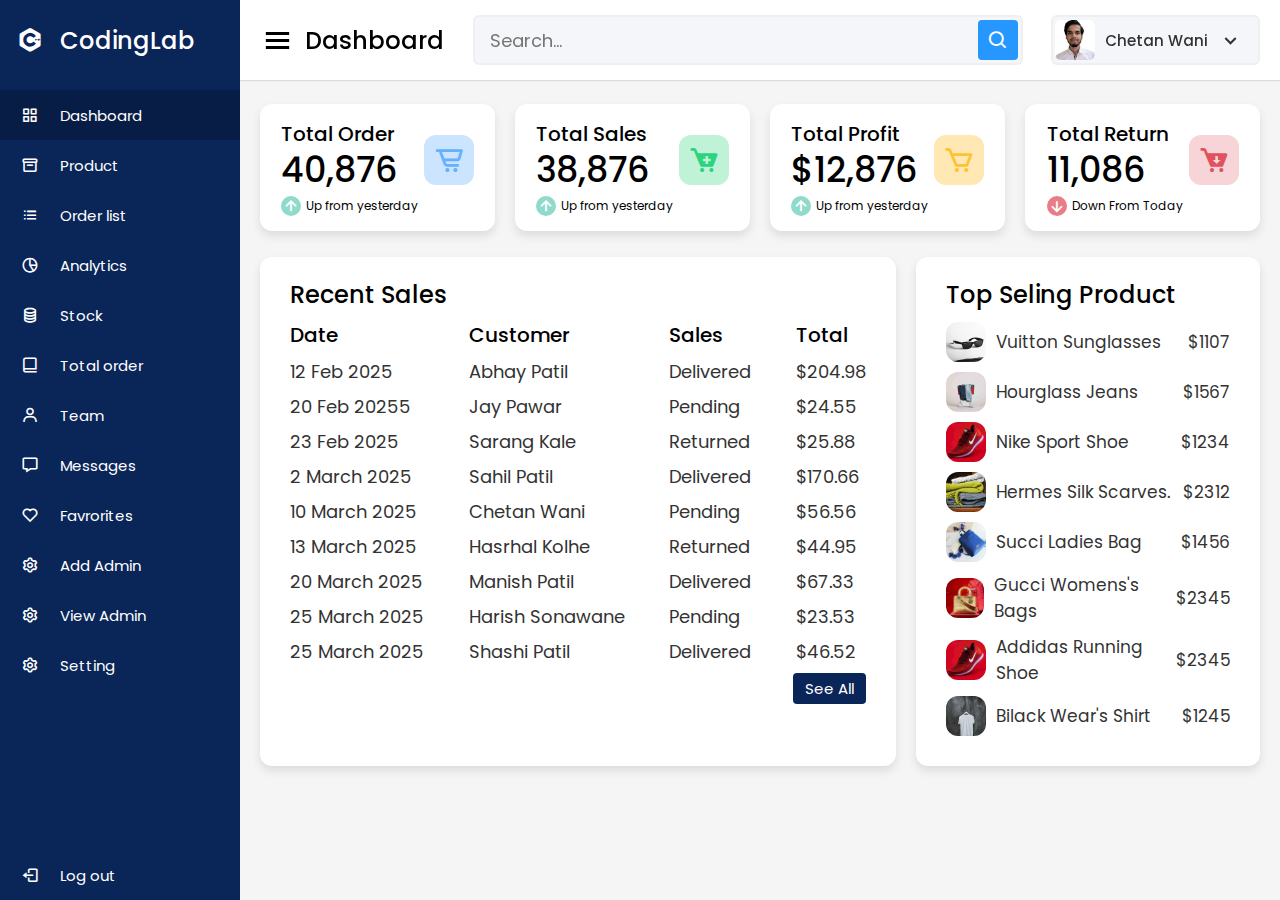
<file: Meta-Mall/index.html>
<!DOCTYPE html>
<!-- Website - www.codingnepalweb.com -->
<html lang="en" dir="ltr">
  <head>
    <meta charset="UTF-8" />
    <title>Responsive Admin Dashboard | CodingLab</title>
    <link rel="stylesheet" href="style.css" />
    <!-- Boxicons CDN Link -->
    <link href="https://unpkg.com/boxicons@2.0.7/css/boxicons.min.css" rel="stylesheet" />
    <meta name="viewport" content="width=device-width, initial-scale=1.0" />
  </head>
  <body>
    <!-- Sidebar -->
    <div class="sidebar">
      <div class="logo-details">
        <i class="bx bxl-c-plus-plus"></i>
        <span class="logo_name">CodingLab</span>
      </div>
      <ul class="nav-links">
        <li>
          <a href="#" class="active">
            <i class="bx bx-grid-alt"></i>
            <span class="links_name">Dashboard</span>
          </a>
        </li>
        <li>
          <a href="#">
            <i class="bx bx-box"></i>
            <span class="links_name">Product</span>
          </a>
        </li>
        <li>
          <a href="#">
            <i class="bx bx-list-ul"></i>
            <span class="links_name">Order list</span>
          </a>
        </li>
        <li>
          <a href="#">
            <i class="bx bx-pie-chart-alt-2"></i>
            <span class="links_name">Analytics</span>
          </a>
        </li>
        <li>
          <a href="#">
            <i class="bx bx-coin-stack"></i>
            <span class="links_name">Stock</span>
          </a>
        </li>
        <li>
          <a href="#">
            <i class="bx bx-book-alt"></i>
            <span class="links_name">Total order</span>
          </a>
        </li>
        <li>
          <a href="#">
            <i class="bx bx-user"></i>
            <span class="links_name">Team</span>
          </a>
        </li>
        <li>
          <a href="#">
            <i class="bx bx-message"></i>
            <span class="links_name">Messages</span>
          </a>
        </li>
        <li>
          <a href="#">
            <i class="bx bx-heart"></i>
            <span class="links_name">Favrorites</span>
          </a>
        </li>
        <li>
          <a href="adminReg.html">
            <i class="bx bx-cog"></i>
            <span class="links_name">Add Admin</span>
          </a>
        </li>
        <li>
          <a href="viewAdmin.html">
            <i class="bx bx-cog"></i>
            <span class="links_name">View Admin</span>
          </a>
        </li>
        <li>
          <a href="#">
            <i class="bx bx-cog"></i>
            <span class="links_name">Setting</span>
          </a>
        </li>
        <li class="log_out">
          <a href="#">
            <i class="bx bx-log-out"></i>
            <span class="links_name">Log out</span>
          </a>
        </li>
      </ul>
    </div>
    
    <!-- Home Section -->
    <section class="home-section">
      <nav>
        <div class="sidebar-button">
          <i class="bx bx-menu sidebarBtn"></i>
          <span class="dashboard">Dashboard</span>
        </div>
        <div class="search-box">
          <input type="text" placeholder="Search..." />
          <i class="bx bx-search"></i>
        </div>
        <div class="profile-details">
          <img src="images/images.jpg" alt="" />
          <span class="admin_name">Chetan Wani</span>
          <i class="bx bx-chevron-down"></i>
        </div>
      </nav>

      <div class="home-content">
        <div class="overview-boxes">
          <!-- Total Order -->
          <div class="box">
            <div class="right-side">
              <div class="box-topic">Total Order</div>
              <div class="number" id="totalOrderValue">40,876</div>
              <div class="indicator">
                <i class="bx bx-up-arrow-alt"></i>
                <span class="text">Up from yesterday</span>
              </div>
            </div>
            <i class="bx bx-cart-alt cart"></i>
          </div>
          <!-- Total Sales -->
          <div class="box">
            <div class="right-side">
              <div class="box-topic">Total Sales</div>
              <div class="number" id="totalSalesValue">38,876</div>
              <div class="indicator">
                <i class="bx bx-up-arrow-alt"></i>
                <span class="text">Up from yesterday</span>
              </div>
            </div>
            <i class="bx bxs-cart-add cart two"></i>
          </div>
          <!-- Total Profit -->
          <div class="box">
            <div class="right-side">
              <div class="box-topic">Total Profit</div>
              <div class="number" id="totalProfitValue">$12,876</div>
              <div class="indicator">
                <i class="bx bx-up-arrow-alt"></i>
                <span class="text">Up from yesterday</span>
              </div>
            </div>
            <i class="bx bx-cart cart three"></i>
          </div>
          <!-- Total Return -->
          <div class="box">
            <div class="right-side">
              <div class="box-topic">Total Return</div>
              <div class="number" id="totalReturnValue">11,086</div>
              <div class="indicator">
                <i class="bx bx-down-arrow-alt down"></i>
                <span class="text">Down From Today</span>
              </div>
            </div>
            <i class="bx bxs-cart-download cart four"></i>
          </div>
        </div>

        <!-- Other Dashboard Content (Sales Boxes, etc.) can remain unchanged -->
        <div class="sales-boxes">
          <div class="recent-sales box">
            <div class="title">Recent Sales</div>
            <!-- Recent sales details here -->
            <div class="sales-details">
              <ul class="details">
                <li class="topic">Date</li>
                <li><a href="#">12 Feb 2025</a></li>
                <li><a href="#">20 Feb 20255</a></li>
                <li><a href="#">23 Feb 2025</a></li>
                <li><a href="#">2 March 2025</a></li>
                <li><a href="#">10 March 2025</a></li>
                <li><a href="#">13 March 2025</a></li>
                <li><a href="#">20 March 2025</a></li>
                <li><a href="#">25 March 2025</a></li>
                <li><a href="#">25 March 2025</a></li>
              </ul>
              <ul class="details">
                <li class="topic">Customer</li>
                <li><a href="#">Abhay Patil</a></li>
                <li><a href="#">Jay Pawar</a></li>
                <li><a href="#">Sarang Kale</a></li>
                <li><a href="#">Sahil Patil</a></li>
                <li><a href="#">Chetan Wani</a></li>
                <li><a href="#">Hasrhal Kolhe</a></li>
                <li><a href="#">Manish Patil</a></li>
                <li><a href="#">Harish Sonawane</a></li>
                <li><a href="#">Shashi Patil</a></li>
              </ul>
              <ul class="details">
                <li class="topic">Sales</li>
                <li><a href="#">Delivered</a></li>
                <li><a href="#">Pending</a></li>
                <li><a href="#">Returned</a></li>
                <li><a href="#">Delivered</a></li>
                <li><a href="#">Pending</a></li>
                <li><a href="#">Returned</a></li>
                <li><a href="#">Delivered</a></li>
                <li><a href="#">Pending</a></li>
                <li><a href="#">Delivered</a></li>
              </ul>
              <ul class="details">
                <li class="topic">Total</li>
                <li><a href="#">$204.98</a></li>
                <li><a href="#">$24.55</a></li>
                <li><a href="#">$25.88</a></li>
                <li><a href="#">$170.66</a></li>
                <li><a href="#">$56.56</a></li>
                <li><a href="#">$44.95</a></li>
                <li><a href="#">$67.33</a></li>
                <li><a href="#">$23.53</a></li>
                <li><a href="#">$46.52</a></li>
              </ul>
            </div>
            <div class="button">
              <a href="#">See All</a>
            </div>
          </div>
          <div class="top-sales box">
            <div class="title">Top Seling Product</div>
            <ul class="top-sales-details">
              <li>
                <a href="#">
                  <img src="images/sunglasses.jpg" alt="" />
                  <span class="product">Vuitton Sunglasses</span>
                </a>
                <span class="price">$1107</span>
              </li>
              <li>
                <a href="#">
                  <img src="images/jeans.jpg" alt="" />
                  <span class="product">Hourglass Jeans </span>
                </a>
                <span class="price">$1567</span>
              </li>
              <li>
                <a href="#">
                  <img src="images/nike-min.jpg" alt="" />
                  <span class="product">Nike Sport Shoe</span>
                </a>
                <span class="price">$1234</span>
              </li>
              <li>
                <a href="#">
                  <img src="images/scarves.jpg" alt="" />
                  <span class="product">Hermes Silk Scarves.</span>
                </a>
                <span class="price">$2312</span>
              </li>
              <li>
                <a href="#">
                  <img src="images/blueBag.jpg" alt="" />
                  <span class="product">Succi Ladies Bag</span>
                </a>
                <span class="price">$1456</span>
              </li>
              <li>
                <a href="#">
                  <img src="images/bag.jpg" alt="" />
                  <span class="product">Gucci Womens's Bags</span>
                </a>
                <span class="price">$2345</span>
              </li>

              <li>
                <a href="#">
                  <img src="images/addidas.jpg" alt="" />
                  <span class="product">Addidas Running Shoe</span>
                </a>
                <span class="price">$2345</span>
              </li>
              <li>
                <a href="#">
                  <img src="images/shirt.jpg" alt="" />
                  <span class="product">Bilack Wear's Shirt</span>
                </a>
                <span class="price">$1245</span>
              </li>
            </ul>
          </div>
        </div>
      </div>
    </section>

    <script src="script.js"></script> <!-- Link to JavaScript file -->

  </body>
</html>
</file>
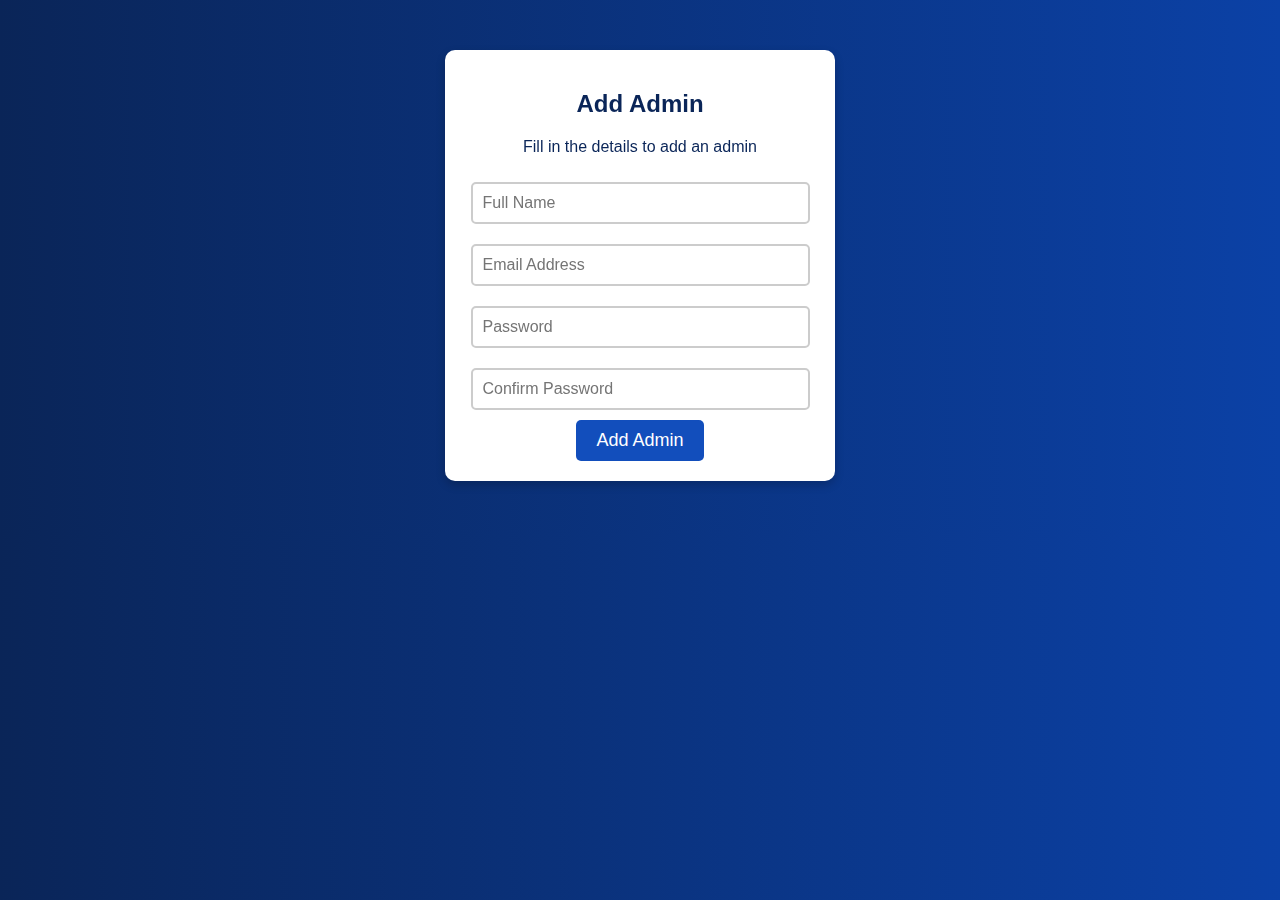
<file: Meta-Mall/adminReg.html>
<!DOCTYPE html>
<html lang="en">
<head>
    <meta charset="UTF-8">
    <meta name="viewport" content="width=device-width, initial-scale=1.0">
    <title>Add Admin</title>
    <link rel="stylesheet" href="formStyle.css">
</head>
<body>
    <div class="container">
        <form id="adminForm">
            <h2>Add Admin</h2>
            <p>Fill in the details to add an admin</p>
            <input type="text" id="name" placeholder="Full Name" required>
            <input type="email" id="email" placeholder="Email Address" required>
            <input type="password" id="password" placeholder="Password" required>
            <input type="password" id="confirmPassword" placeholder="Confirm Password" required>
            <button type="submit">Add Admin</button>
        </form>
    </div>
    <script src="script.js"></script>
</body>
</html>
</file>
<file: Meta-Mall/style.css>
/* Googlefont Poppins CDN Link */
@import url('https://fonts.googleapis.com/css2?family=Poppins:wght@200;300;400;500;600;700&display=swap');
*{
  margin: 0;
  padding: 0;
  box-sizing: border-box;
  font-family: 'Poppins', sans-serif;
}
.sidebar{
  position: fixed;
  height: 100%;
  width: 240px;
  background: #0A2558;
  transition: all 0.5s ease;
}
.sidebar.active{
  width: 60px;
}
.sidebar .logo-details{
  height: 80px;
  display: flex;
  align-items: center;
}
.sidebar .logo-details i{
  font-size: 28px;
  font-weight: 500;
  color: #fff;
  min-width: 60px;
  text-align: center
}
.sidebar .logo-details .logo_name{
  color: #fff;
  font-size: 24px;
  font-weight: 500;
}
.sidebar .nav-links{
  margin-top: 10px;
}
.sidebar .nav-links li{
  position: relative;
  list-style: none;
  height: 50px;
}
.sidebar .nav-links li a{
  height: 100%;
  width: 100%;
  display: flex;
  align-items: center;
  text-decoration: none;
  transition: all 0.4s ease;
}
.sidebar .nav-links li a.active{
  background: #081D45;
}
.sidebar .nav-links li a:hover{
  background: #081D45;
}
.sidebar .nav-links li i{
  min-width: 60px;
  text-align: center;
  font-size: 18px;
  color: #fff;
}
.sidebar .nav-links li a .links_name{
  color: #fff;
  font-size: 15px;
  font-weight: 400;
  white-space: nowrap;
}
.sidebar .nav-links .log_out{
  position: absolute;
  bottom: 0;
  width: 100%;
}
.home-section{
  position: relative;
  background: #f5f5f5;
  min-height: 100vh;
  width: calc(100% - 240px);
  left: 240px;
  transition: all 0.5s ease;
}
.sidebar.active ~ .home-section{
  width: calc(100% - 60px);
  left: 60px;
}
.home-section nav{
  display: flex;
  justify-content: space-between;
  height: 80px;
  background: #fff;
  display: flex;
  align-items: center;
  position: fixed;
  width: calc(100% - 240px);
  left: 240px;
  z-index: 100;
  padding: 0 20px;
  box-shadow: 0 1px 1px rgba(0, 0, 0, 0.1);
  transition: all 0.5s ease;
}
.sidebar.active ~ .home-section nav{
  left: 60px;
  width: calc(100% - 60px);
}
.home-section nav .sidebar-button{
  display: flex;
  align-items: center;
  font-size: 24px;
  font-weight: 500;
}
nav .sidebar-button i{
  font-size: 35px;
  margin-right: 10px;
}
.home-section nav .search-box{
  position: relative;
  height: 50px;
  max-width: 550px;
  width: 100%;
  margin: 0 20px;
}
nav .search-box input{
  height: 100%;
  width: 100%;
  outline: none;
  background: #F5F6FA;
  border: 2px solid #EFEEF1;
  border-radius: 6px;
  font-size: 18px;
  padding: 0 15px;
}
nav .search-box .bx-search{
  position: absolute;
  height: 40px;
  width: 40px;
  background: #2697FF;
  right: 5px;
  top: 50%;
  transform: translateY(-50%);
  border-radius: 4px;
  line-height: 40px;
  text-align: center;
  color: #fff;
  font-size: 22px;
  transition: all 0.4 ease;
}
.home-section nav .profile-details{
  display: flex;
  align-items: center;
  background: #F5F6FA;
  border: 2px solid #EFEEF1;
  border-radius: 6px;
  height: 50px;
  min-width: 190px;
  padding: 0 15px 0 2px;
}
nav .profile-details img{
  height: 40px;
  width: 40px;
  border-radius: 6px;
  object-fit: cover;
}
nav .profile-details .admin_name{
  font-size: 15px;
  font-weight: 500;
  color: #333;
  margin: 0 10px;
  white-space: nowrap;
}
nav .profile-details i{
  font-size: 25px;
  color: #333;
}
.home-section .home-content{
  position: relative;
  padding-top: 104px;
}
.home-content .overview-boxes{
  display: flex;
  align-items: center;
  justify-content: space-between;
  flex-wrap: wrap;
  padding: 0 20px;
  margin-bottom: 26px;
}
.overview-boxes .box{
  display: flex;
  align-items: center;
  justify-content: center;
  width: calc(100% / 4 - 15px);
  background: #fff;
  padding: 15px 14px;
  border-radius: 12px;
  box-shadow: 0 5px 10px rgba(0,0,0,0.1);
}
.overview-boxes .box-topic{
  font-size: 20px;
  font-weight: 500;
}
.home-content .box .number{
  display: inline-block;
  font-size: 35px;
  margin-top: -6px;
  font-weight: 500;
}
.home-content .box .indicator{
  display: flex;
  align-items: center;
}
.home-content .box .indicator i{
  height: 20px;
  width: 20px;
  background: #8FDACB;
  line-height: 20px;
  text-align: center;
  border-radius: 50%;
  color: #fff;
  font-size: 20px;
  margin-right: 5px;
}
.box .indicator i.down{
  background: #e87d88;
}
.home-content .box .indicator .text{
  font-size: 12px;
}
.home-content .box .cart{
  display: inline-block;
  font-size: 32px;
  height: 50px;
  width: 50px;
  background: #cce5ff;
  line-height: 50px;
  text-align: center;
  color: #66b0ff;
  border-radius: 12px;
  margin: -15px 0 0 6px;
}
.home-content .box .cart.two{
   color: #2BD47D;
   background: #C0F2D8;
 }
.home-content .box .cart.three{
   color: #ffc233;
   background: #ffe8b3;
 }
.home-content .box .cart.four{
   color: #e05260;
   background: #f7d4d7;
 }
.home-content .total-order{
  font-size: 20px;
  font-weight: 500;
}
.home-content .sales-boxes{
  display: flex;
  justify-content: space-between;
  /* padding: 0 20px; */
}

/* left box */
.home-content .sales-boxes .recent-sales{
  width: 65%;
  background: #fff;
  padding: 20px 30px;
  margin: 0 20px;
  border-radius: 12px;
  box-shadow: 0 5px 10px rgba(0, 0, 0, 0.1);
}
.home-content .sales-boxes .sales-details{
  display: flex;
  align-items: center;
  justify-content: space-between;
}
.sales-boxes .box .title{
  font-size: 24px;
  font-weight: 500;
  /* margin-bottom: 10px; */
}
.sales-boxes .sales-details li.topic{
  font-size: 20px;
  font-weight: 500;
}
.sales-boxes .sales-details li{
  list-style: none;
  margin: 8px 0;
}
.sales-boxes .sales-details li a{
  font-size: 18px;
  color: #333;
  font-size: 400;
  text-decoration: none;
}
.sales-boxes .box .button{
  width: 100%;
  display: flex;
  justify-content: flex-end;
}
.sales-boxes .box .button a{
  color: #fff;
  background: #0A2558;
  padding: 4px 12px;
  font-size: 15px;
  font-weight: 400;
  border-radius: 4px;
  text-decoration: none;
  transition: all 0.3s ease;
}
.sales-boxes .box .button a:hover{
  background:  #0d3073;
}

/* Right box */
.home-content .sales-boxes .top-sales{
  width: 35%;
  background: #fff;
  padding: 20px 30px;
  margin: 0 20px 0 0;
  border-radius: 12px;
  box-shadow: 0 5px 10px rgba(0, 0, 0, 0.1);
}
.sales-boxes .top-sales li{
  display: flex;
  align-items: center;
  justify-content: space-between;
  margin: 10px 0;
}
.sales-boxes .top-sales li a img{
  height: 40px;
  width: 40px;
  object-fit: cover;
  border-radius: 12px;
  margin-right: 10px;
  background: #333;
}
.sales-boxes .top-sales li a{
  display: flex;
  align-items: center;
  text-decoration: none;
}
.sales-boxes .top-sales li .product,
.price{
  font-size: 17px;
  font-weight: 400;
  color: #333;
}
/* Responsive Media Query */
@media (max-width: 1240px) {
  .sidebar{
    width: 60px;
  }
  .sidebar.active{
    width: 220px;
  }
  .home-section{
    width: calc(100% - 60px);
    left: 60px;
  }
  .sidebar.active ~ .home-section{
    left: 220px;
    width: calc(100% - 220px);
    overflow: hidden;
  }
  .home-section nav{
    width: calc(100% - 60px);
    left: 60px;
  }
  .sidebar.active ~ .home-section nav{
    width: calc(100% - 220px);
    left: 220px;
  }
}
@media (max-width: 1150px) {
  .home-content .sales-boxes{
    flex-direction: column;
  }
  .home-content .sales-boxes .box{
    width: 100%;
    overflow-x: scroll;
    margin-bottom: 30px;
  }
  .home-content .sales-boxes .top-sales{
    margin: 0;
  }
}
@media (max-width: 1000px) {
  .overview-boxes .box{
    width: calc(100% / 2 - 15px);
    margin-bottom: 15px;
  }
}
@media (max-width: 700px) {
  nav .sidebar-button .dashboard,
  nav .profile-details .admin_name,
  nav .profile-details i{
    display: none;
  }
  .home-section nav .profile-details{
    height: 50px;
    min-width: 40px;
  }
  .home-content .sales-boxes .sales-details{
    width: 560px;
  }
}
@media (max-width: 550px) {
  .overview-boxes .box{
    width: 100%;
    margin-bottom: 15px;
  }
  .sidebar.active ~ .home-section nav .profile-details{
    display: none;
  }
}
@media (max-width: 400px) {
  .sidebar{
    width: 0;
  }
  .sidebar.active{
    width: 60px;
  }
  .home-section{
    width: 100%;
    left: 0;
  }
  .sidebar.active ~ .home-section{
    left: 60px;
    width: calc(100% - 60px);
  }
  .home-section nav{
    width: 100%;
    left: 0;
  }
  .sidebar.active ~ .home-section nav{
    left: 60px;
    width: calc(100% - 60px);
  }
}
</file>
<file: Meta-Mall/formStyle.css>
/* formStyle.css */

/* General Styles */
body {
    font-family: 'Poppins', sans-serif;
    background: linear-gradient(to right, #0A2558, #0b41a6);
    color: #0A2558;
    text-align: center;
    margin: 0;
    padding: 0;
}

/* Form Container */
form {
    background: rgba(255, 255, 255, 0.2);
    background: #ffffff;
    backdrop-filter: blur(10px);
    width: 350px;
    margin: 50px auto;
    padding: 20px;
    border-radius: 10px;
    box-shadow: 0 4px 10px rgba(0, 0, 0, 0.2);
}

/* Form Inputs */
input {
    width: 90%;
    padding: 10px;
    margin: 10px 0;
    border: 2px solid #ccc; /* Added solid border */
    border-radius: 5px;
    outline: none; /* Removes default focus outline */
    font-size: 16px;
}

/* Button Style */
button {
    background: #124ebc;
    color: white;
    padding: 10px 20px;
    border: none;
    font-size: 18px;
    border-radius: 5px;
    cursor: pointer;
    transition: 0.3s ease;
}

button:hover {
    background: #011f98;
}

/* Admin List */
ul {
    list-style: none;
    padding: 0;
}

ul li {
    background: rgba(255, 255, 255, 0.2);
    backdrop-filter: blur(10px);
    padding: 15px;
    margin: 20px auto;
    width: 60%;
    font-size: 18px;
    border-radius: 8px;
    box-shadow: 0 4px 10px rgba(0, 0, 0, 0.2);
}

/* Links */
a {
    display: inline-block;
    text-decoration: none;
    background: #ff9f43;
    color: white;
    padding: 10px 15px;
    border-radius: 5px;
    margin-top: 20px;
    transition: 0.3s ease;
}

a:hover {
    background: #ff6b00;
}
</file>
